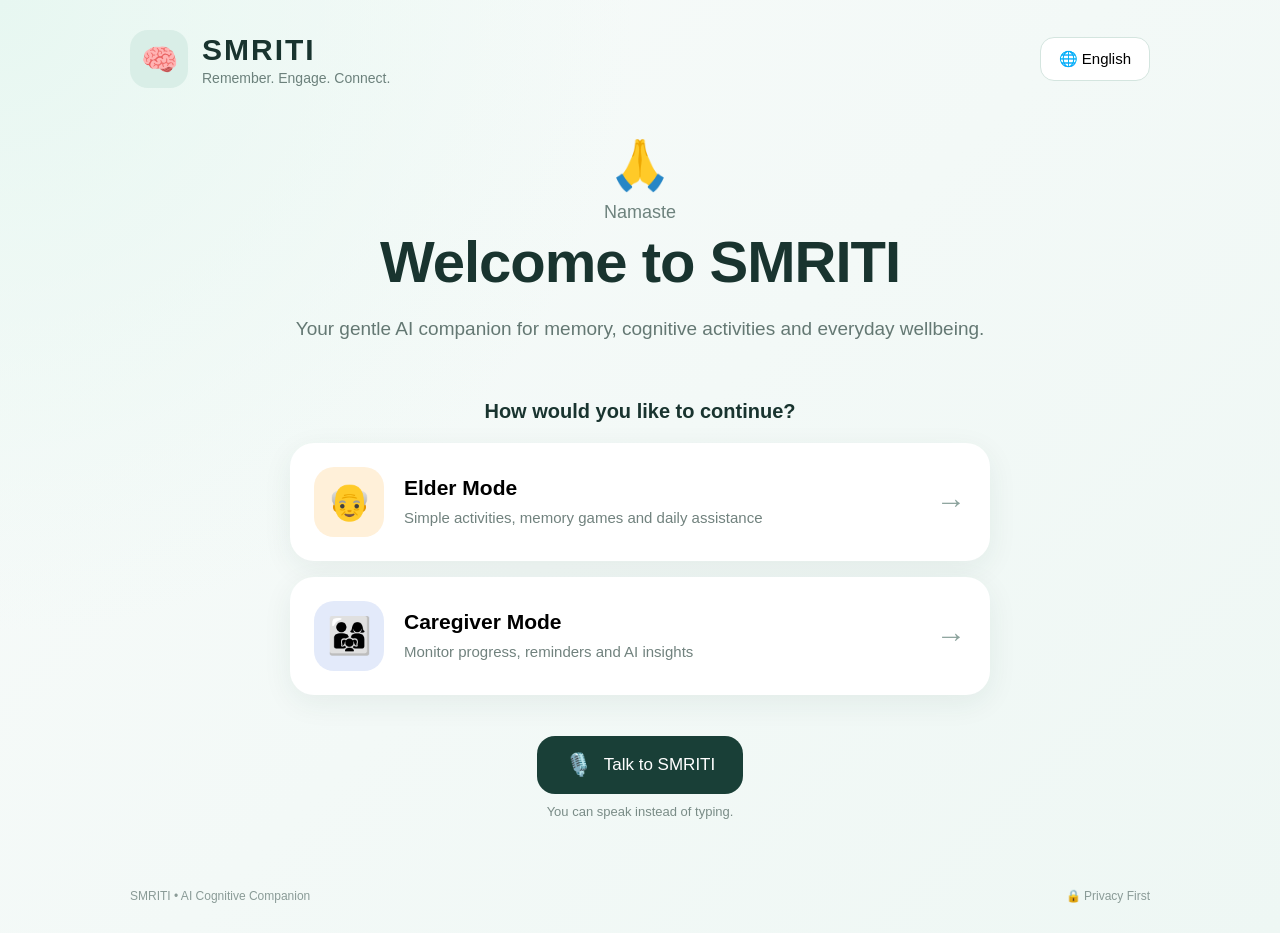
<file: frontend/index.html>
<!DOCTYPE html>
<html lang="en">

<head>
    <meta charset="UTF-8">
    <meta name="viewport" content="width=device-width, initial-scale=1.0">

    <title>SMRITI — Cognitive Companion</title>

    <link rel="stylesheet" href="style.css">
</head>

<body>

    <main class="app">

        <!-- Header -->
        <header class="topbar">

            <div class="brand">
                <div class="brand-icon">🧠</div>

                <div>
                    <h1>SMRITI</h1>
                    <p>Remember. Engage. Connect.</p>
                </div>
            </div>

            <button class="language-btn" onclick="toggleLanguage()">
                🌐 English
            </button>

        </header>


        <!-- Welcome Section -->
        <section class="welcome">

            <div class="welcome-content">

                <div class="greeting-icon">
                    🙏
                </div>

                <p class="greeting">
                    Namaste
                </p>

                <h2>
                    Welcome to SMRITI
                </h2>

                <p class="subtitle">
                    Your gentle AI companion for memory,
                    cognitive activities and everyday wellbeing.
                </p>

            </div>

        </section>


        <!-- Mode Selection -->
        <section class="modes">

            <h3>
                How would you like to continue?
            </h3>


            <button class="mode-card elder" onclick="openElderMode()">

                <div class="mode-icon">
                    👴
                </div>

                <div class="mode-text">
                    <strong>Elder Mode</strong>

                    <span>
                        Simple activities, memory games
                        and daily assistance
                    </span>
                </div>

                <div class="arrow">
                    →
                </div>

            </button>


            <button class="mode-card caregiver" onclick="openCaregiverMode()">

                <div class="mode-icon">
                    👨‍👩‍👧
                </div>

                <div class="mode-text">
                    <strong>Caregiver Mode</strong>

                    <span>
                        Monitor progress, reminders
                        and AI insights
                    </span>
                </div>

                <div class="arrow">
                    →
                </div>

            </button>

        </section>


        <!-- Voice -->
        <section class="voice-section">

            <button
                class="voice-button"
                onclick="startVoice()"
                aria-label="Start voice assistant">

                <span class="mic">
                    🎙️
                </span>

                <span>
                    Talk to SMRITI
                </span>

            </button>

            <p>
                You can speak instead of typing.
            </p>

        </section>


        <!-- Footer -->
        <footer>

            <span>
                SMRITI • AI Cognitive Companion
            </span>

            <span>
                🔒 Privacy First
            </span>

        </footer>

    </main>


    <script src="app.js"></script>

</body>

</html>
</file>
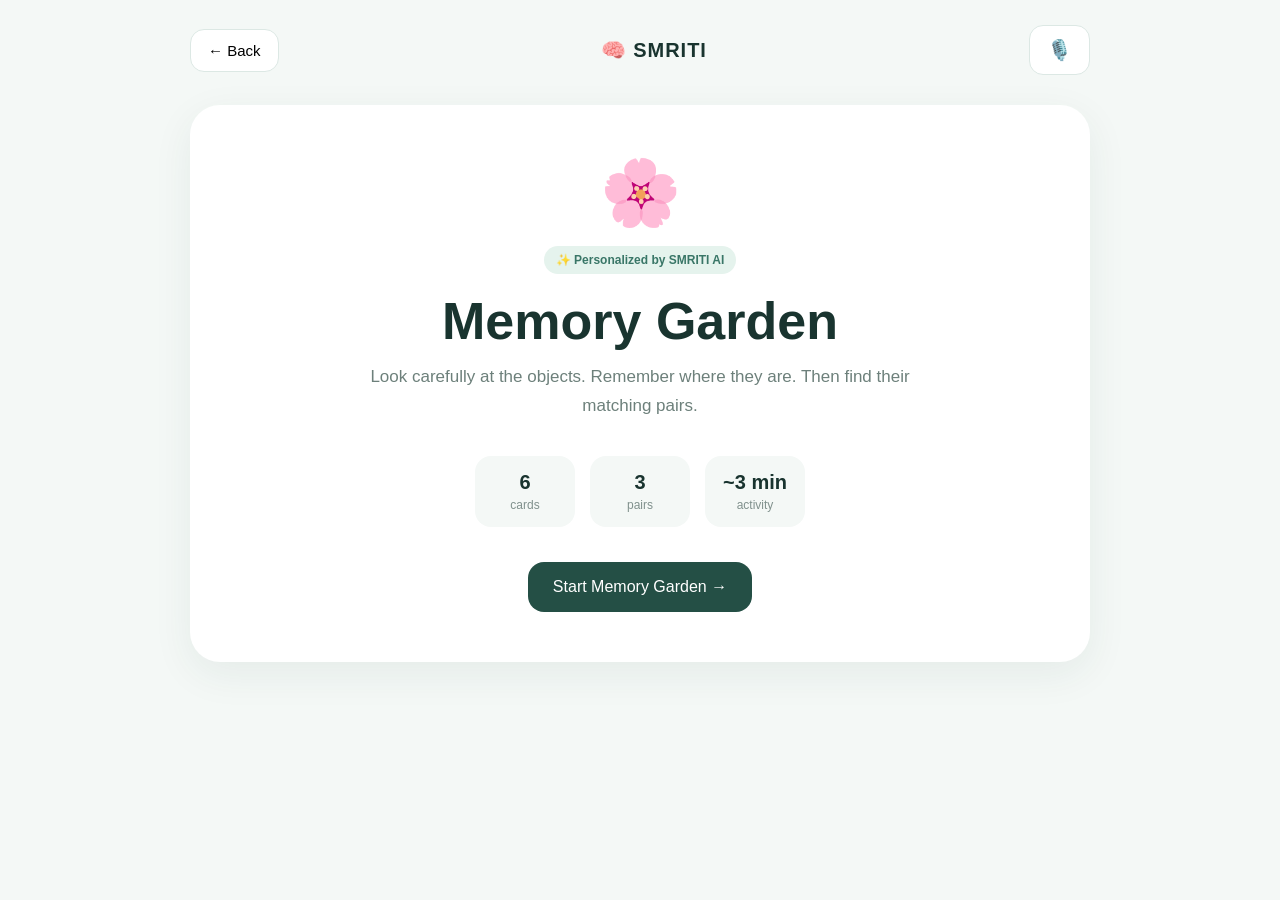
<file: frontend/memory.html>
<!DOCTYPE html>
<html lang="en">

<head>

    <meta charset="UTF-8">

    <meta
        name="viewport"
        content="width=device-width, initial-scale=1.0"
    >

    <title>SMRITI — Memory Garden</title>

    <link rel="stylesheet" href="memory.css">

</head>

<body>

<main class="game-page">

    <!-- HEADER -->

    <header class="game-header">

        <button
            class="back-button"
            onclick="goBack()"
        >
            ← Back
        </button>

        <div class="game-brand">
            🧠 <strong>SMRITI</strong>
        </div>

        <button
            class="voice-button"
            onclick="speakInstructions()"
        >
            🎙️
        </button>

    </header>


    <!-- INTRO SCREEN -->

    <section
        class="intro"
        id="introScreen"
    >

        <div class="garden-icon">
            🌸
        </div>

        <span class="ai-badge">
            ✨ Personalized by SMRITI AI
        </span>

        <h1>
            Memory Garden
        </h1>

        <p>
            Look carefully at the objects.
            Remember where they are.
            Then find their matching pairs.
        </p>

        <div class="game-info">

            <div>
                <strong id="cardCount">
                    6
                </strong>
                <span>cards</span>
            </div>

            <div>
                <strong id="pairCount">
                    3
                </strong>
                <span>pairs</span>
            </div>

            <div>
                <strong>~3 min</strong>
                <span>activity</span>
            </div>

        </div>

        <button
            class="start-button"
            onclick="startGame()"
        >
            Start Memory Garden →
        </button>

    </section>


    <!-- GAME SCREEN -->

    <section
        class="game-screen hidden"
        id="gameScreen"
    >

        <div class="game-top">

            <div>

                <span>
                    Memory Garden
                </span>

                <h2>
                    Find the matching pairs
                </h2>

            </div>


            <div class="game-stats">

                <div>

                    <small>
                        Time
                    </small>

                    <strong id="timer">
                        00:00
                    </strong>

                </div>

                <div>

                    <small>
                        Moves
                    </small>

                    <strong id="moves">
                        0
                    </strong>

                </div>

            </div>

        </div>


        <div
            class="instruction"
            id="instruction"
        >
            Remember the cards...
        </div>


        <!-- CARDS WILL COME HERE -->

        <div
            class="memory-grid"
            id="memoryGrid"
        ></div>


        <div class="game-help">

            💡 Take your time.
            There is no need to hurry.

        </div>

    </section>


    <!-- RESULT SCREEN -->

    <section
        class="result-screen hidden"
        id="resultScreen"
    >

        <div class="result-icon">
            🌟
        </div>

        <span class="completed-label">
            Activity completed
        </span>

        <h1>
            Wonderful work!
        </h1>

        <p>
            You completed today's Memory Garden activity.
        </p>


        <div class="score-card">

            <div>

                <strong id="finalScore">
                    0
                </strong>

                <span>
                    Memory Score
                </span>

            </div>


            <div>

                <strong id="finalAccuracy">
                    0%
                </strong>

                <span>
                    Accuracy
                </span>

            </div>


            <div>

                <strong id="finalTime">
                    0s
                </strong>

                <span>
                    Time
                </span>

            </div>

        </div>


        <div class="ai-result">

            <div class="ai-result-icon">
                ✨
            </div>

            <div>

                <span>
                    SMRITI AI
                </span>

                <h3 id="aiMessage">
                    Great work!
                </h3>

                <p id="aiRecommendation">
                    SMRITI will personalize your next activity.
                </p>

            </div>

        </div>


        <button
            class="continue-button"
            onclick="goHome()"
        >
            Continue to My Day →
        </button>

    </section>

</main>


<!-- IMPORTANT: cache bust -->

<script src="memory.js?v=3"></script>

</body>

</html>
</file>
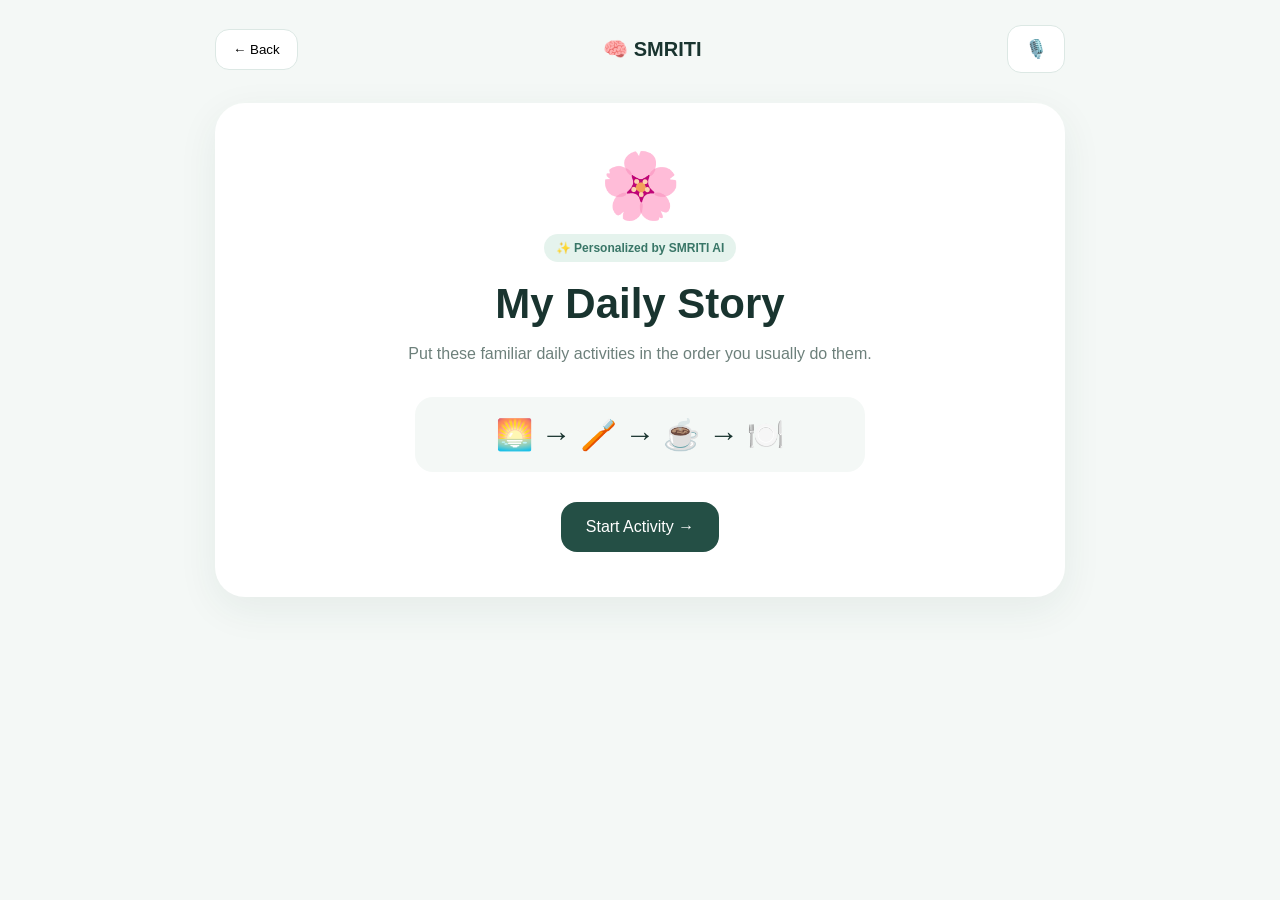
<file: frontend/routine.html>
<!DOCTYPE html>
<html lang="en">

<head>

    <meta charset="UTF-8">

    <meta
        name="viewport"
        content="width=device-width, initial-scale=1.0"
    >

    <title>SMRITI — My Daily Story</title>

    <link
        rel="stylesheet"
        href="routine.css"
    >

</head>

<body>

<main class="routine-page">

    <header class="routine-header">

        <button
            onclick="goBack()"
            class="back-button"
        >
            ← Back
        </button>

        <div class="brand">
            🧠 <strong>SMRITI</strong>
        </div>

        <button
            onclick="speakInstructions()"
            class="voice-button"
        >
            🎙️
        </button>

    </header>


    <!-- INTRO -->

    <section
        id="introScreen"
        class="intro"
    >

        <div class="icon">
            🌸
        </div>

        <span class="ai-badge">
            ✨ Personalized by SMRITI AI
        </span>

        <h1>
            My Daily Story
        </h1>

        <p>
            Put these familiar daily activities
            in the order you usually do them.
        </p>

        <div class="example">
            🌅 → 🪥 → ☕ → 🍽️
        </div>

        <button
            onclick="startGame()"
            class="start-button"
        >
            Start Activity →
        </button>

    </section>


    <!-- GAME -->

    <section
        id="gameScreen"
        class="game-screen hidden"
    >

        <div class="game-top">

            <div>

                <span>My Daily Story</span>

                <h2>
                    Arrange your morning
                </h2>

            </div>

            <div class="timer-box">

                <small>
                    Time
                </small>

                <strong id="timer">
                    00:00
                </strong>

            </div>

        </div>


        <div
            id="message"
            class="message"
        >
            Choose the activity that comes first.
        </div>


        <div
            id="routineGrid"
            class="routine-grid"
        ></div>


        <div class="help">
            💡 Think about what you normally do.
        </div>

    </section>


    <!-- RESULT -->

    <section
        id="resultScreen"
        class="result-screen hidden"
    >

        <div class="result-icon">
            🌟
        </div>

        <span class="completed">
            Activity completed
        </span>

        <h1>
            Wonderful work!
        </h1>

        <p>
            You completed your daily routine activity.
        </p>


        <div class="score-card">

            <div>

                <strong id="finalScore">
                    0
                </strong>

                <span>
                    Score
                </span>

            </div>


            <div>

                <strong id="finalAccuracy">
                    0%
                </strong>

                <span>
                    Accuracy
                </span>

            </div>


            <div>

                <strong id="finalTime">
                    0s
                </strong>

                <span>
                    Time
                </span>

            </div>

        </div>


        <div class="ai-result">

            <div>
                ✨
            </div>

            <div>

                <span>
                    SMRITI AI
                </span>

                <h3 id="aiMessage">
                    Analyzing your performance...
                </h3>

                <p id="aiRecommendation">
                    Your next activity will be personalized.
                </p>

            </div>

        </div>


        <button
            onclick="goHome()"
            class="continue-button"
        >
            Continue to My Day →
        </button>

    </section>

</main>

<script src="routine.js"></script>

</body>

</html>
</file>
<file: frontend/style.css>
* {
    box-sizing: border-box;
    margin: 0;
    padding: 0;
}

body {
    font-family: "Segoe UI", Arial, sans-serif;

    background:
        radial-gradient(
            circle at top left,
            #e7f7f1,
            transparent 40%
        ),
        linear-gradient(
            135deg,
            #f8fbfa,
            #eef7f4
        );

    min-height: 100vh;

    color: #19342f;
}


.app {
    width: min(100%, 1100px);

    margin: auto;

    min-height: 100vh;

    padding: 30px 40px;

    display: flex;

    flex-direction: column;
}


/* ---------------- HEADER ---------------- */

.topbar {

    display: flex;

    justify-content: space-between;

    align-items: center;

    margin-bottom: 50px;
}


.brand {

    display: flex;

    align-items: center;

    gap: 14px;
}


.brand-icon {

    width: 58px;
    height: 58px;

    border-radius: 18px;

    background: #d9eee7;

    display: flex;

    align-items: center;

    justify-content: center;

    font-size: 30px;
}


.brand h1 {

    font-size: 30px;

    letter-spacing: 2px;
}


.brand p {

    color: #6c817c;

    font-size: 14px;

    margin-top: 3px;
}


.language-btn {

    border: 1px solid #d4e5df;

    background: white;

    padding: 12px 18px;

    border-radius: 14px;

    font-size: 15px;

    cursor: pointer;

    transition: 0.2s;
}


.language-btn:hover {

    transform: translateY(-2px);

    box-shadow: 0 6px 20px rgba(0,0,0,0.06);
}


/* ---------------- WELCOME ---------------- */

.welcome {

    text-align: center;

    max-width: 720px;

    margin: auto;

}


.greeting-icon {

    font-size: 48px;

    margin-bottom: 8px;
}


.greeting {

    color: #6d827d;

    font-size: 18px;

    margin-bottom: 5px;
}


.welcome h2 {

    font-size: clamp(36px, 6vw, 58px);

    letter-spacing: -1px;

    margin-bottom: 18px;
}


.subtitle {

    font-size: 19px;

    line-height: 1.7;

    color: #647873;
}


/* ---------------- MODES ---------------- */

.modes {

    width: min(100%, 700px);

    margin: 55px auto 0;
}


.modes h3 {

    text-align: center;

    font-size: 20px;

    margin-bottom: 20px;
}


.mode-card {

    width: 100%;

    border: none;

    background: white;

    border-radius: 24px;

    padding: 24px;

    margin-bottom: 16px;

    display: flex;

    align-items: center;

    gap: 20px;

    text-align: left;

    cursor: pointer;

    box-shadow:
        0 8px 30px rgba(35, 72, 62, 0.07);

    transition:
        transform 0.2s,
        box-shadow 0.2s;
}


.mode-card:hover {

    transform: translateY(-4px);

    box-shadow:
        0 15px 35px rgba(35, 72, 62, 0.12);
}


.mode-icon {

    width: 70px;
    height: 70px;

    border-radius: 20px;

    display: flex;

    align-items: center;

    justify-content: center;

    font-size: 36px;

    flex-shrink: 0;
}


.elder .mode-icon {

    background: #fff0d9;
}


.caregiver .mode-icon {

    background: #e3eafa;
}


.mode-text {

    flex: 1;

    display: flex;

    flex-direction: column;

    gap: 7px;
}


.mode-text strong {

    font-size: 21px;
}


.mode-text span {

    color: #71827e;

    font-size: 15px;

    line-height: 1.5;
}


.arrow {

    font-size: 30px;

    color: #8ba29c;
}


/* ---------------- VOICE ---------------- */

.voice-section {

    text-align: center;

    margin: 25px auto 40px;
}


.voice-button {

    border: none;

    background: #193f37;

    color: white;

    padding: 16px 28px;

    border-radius: 18px;

    font-size: 17px;

    display: inline-flex;

    align-items: center;

    gap: 12px;

    cursor: pointer;

    transition: 0.2s;
}


.voice-button:hover {

    transform: translateY(-2px);

    box-shadow:
        0 10px 25px rgba(25, 63, 55, 0.2);
}


.mic {

    font-size: 22px;
}


.voice-section p {

    color: #7a8c87;

    margin-top: 10px;

    font-size: 13px;
}


/* ---------------- FOOTER ---------------- */

footer {

    margin-top: auto;

    padding-top: 30px;

    display: flex;

    justify-content: space-between;

    color: #8a9b97;

    font-size: 12px;
}


/* ---------------- MOBILE ---------------- */

@media (max-width: 650px) {

    .app {

        padding: 20px;
    }

    .topbar {

        margin-bottom: 30px;
    }

    .brand h1 {

        font-size: 24px;
    }

    .brand-icon {

        width: 48px;
        height: 48px;

        font-size: 25px;
    }

    .language-btn {

        padding: 10px;
    }

    .subtitle {

        font-size: 16px;
    }

    .mode-card {

        padding: 18px;
    }

    .mode-icon {

        width: 58px;
        height: 58px;

        font-size: 30px;
    }

    footer {

        flex-direction: column;

        gap: 8px;

        text-align: center;
    }
}
</file>
<file: frontend/memory.css>
* {
    box-sizing: border-box;
    margin: 0;
    padding: 0;
}


body {
    font-family: "Segoe UI", Arial, sans-serif;
    background: #f4f8f6;
    color: #19342f;
    min-height: 100vh;
}


.game-page {
    width: min(950px, 100%);
    margin: auto;
    padding: 25px;
}


/* =========================
   HEADER
========================= */

.game-header {

    display: flex;
    align-items: center;
    justify-content: space-between;

    margin-bottom: 30px;
}


.back-button,
.voice-button {

    border: 1px solid #dce8e4;

    background: white;

    border-radius: 14px;

    padding: 12px 17px;

    cursor: pointer;

    font-size: 15px;
}


.voice-button {
    font-size: 20px;
}


.game-brand {

    font-size: 20px;

    letter-spacing: 1px;
}


/* =========================
   INTRO
========================= */

.intro {

    background: white;

    border-radius: 30px;

    padding: 50px 30px;

    text-align: center;

    box-shadow:
        0 12px 40px
        rgba(30,70,60,.07);
}


.garden-icon {

    font-size: 65px;

    margin-bottom: 15px;
}


.ai-badge {

    display: inline-block;

    background: #e5f3ed;

    color: #397667;

    border-radius: 20px;

    padding: 7px 12px;

    font-size: 12px;

    font-weight: 600;
}


.intro h1 {

    font-size: clamp(36px, 6vw, 52px);

    margin: 17px 0 12px;
}


.intro > p {

    max-width: 570px;

    margin: auto;

    color: #6d807b;

    line-height: 1.7;

    font-size: 17px;
}


/* =========================
   GAME INFO
========================= */

.game-info {

    display: flex;

    justify-content: center;

    gap: 15px;

    margin: 35px 0;
}


.game-info div {

    min-width: 100px;

    padding: 15px;

    background: #f4f8f6;

    border-radius: 16px;
}


.game-info strong,
.game-info span {

    display: block;
}


.game-info strong {

    font-size: 20px;
}


.game-info span {

    margin-top: 4px;

    color: #80918d;

    font-size: 12px;
}


/* =========================
   BUTTONS
========================= */

.start-button,
.continue-button {

    border: none;

    background: #244f45;

    color: white;

    padding: 16px 25px;

    border-radius: 16px;

    font-size: 16px;

    cursor: pointer;
}


/* =========================
   GAME
========================= */

.game-screen {

    background: white;

    border-radius: 30px;

    padding: 30px;

    box-shadow:
        0 12px 40px
        rgba(30,70,60,.06);
}


.game-top {

    display: flex;

    justify-content: space-between;

    align-items: center;
}


.game-top > div:first-child > span {

    color: #5d8b7d;

    font-size: 12px;

    font-weight: 600;
}


.game-top h2 {

    margin-top: 5px;

    font-size: 24px;
}


.game-stats {

    display: flex;

    gap: 20px;
}


.game-stats div {

    text-align: center;
}


.game-stats small,
.game-stats strong {

    display: block;
}


.game-stats small {

    color: #83928e;

    font-size: 11px;
}


.game-stats strong {

    margin-top: 3px;
}


.instruction {

    text-align: center;

    margin: 25px 0;

    color: #668079;

    font-size: 15px;
}


/* =========================
   MEMORY GRID
========================= */

.memory-grid {

    display: grid;

    grid-template-columns:
        repeat(5, 120px);

    justify-content: center;

    gap: 15px;

    margin: 20px auto;

    perspective: 1000px;
}


/* CARD */

.card {

    width: 120px;

    height: 135px;

    border: none;

    background: transparent;

    cursor: pointer;

    perspective: 700px;
}


.card-inner {

    width: 100%;

    height: 100%;

    position: relative;

    transition:
        transform .45s;

    transform-style:
        preserve-3d;
}


.card.flipped .card-inner,
.card.matched .card-inner {

    transform:
        rotateY(180deg);
}


/* CARD FRONT/BACK */

.card-front,
.card-back {

    position: absolute;

    inset: 0;

    backface-visibility:
        hidden;

    border-radius: 22px;

    display: flex;

    align-items: center;

    justify-content: center;
}


.card-front {

    background: #dcefe8;

    border:
        2px solid #cce5dc;

    font-size: 28px;
}


.card-back {

    background: white;

    border:
        2px solid #dce8e4;

    transform:
        rotateY(180deg);

    font-size: 45px;
}


.card.matched .card-back {

    background: #e7f5ee;

    border-color: #9dceb9;
}


/* =========================
   HELP
========================= */

.game-help {

    text-align: center;

    margin-top: 25px;

    color: #899792;

    font-size: 13px;
}


/* =========================
   RESULT
========================= */

.result-screen {

    background: white;

    border-radius: 30px;

    padding: 50px 30px;

    text-align: center;

    box-shadow:
        0 12px 40px
        rgba(30,70,60,.07);
}


.result-icon {

    font-size: 65px;
}


.completed-label {

    display: inline-block;

    margin-top: 10px;

    color: #428274;

    font-size: 12px;

    font-weight: bold;
}


.result-screen h1 {

    font-size: 40px;

    margin: 10px 0;
}


.result-screen > p {

    color: #71827e;
}


/* =========================
   SCORE
========================= */

.score-card {

    max-width: 600px;

    margin: 30px auto;

    display: grid;

    grid-template-columns:
        repeat(3, 1fr);

    gap: 12px;
}


.score-card div {

    background: #f4f8f6;

    border-radius: 18px;

    padding: 18px;
}


.score-card strong,
.score-card span {

    display: block;
}


.score-card strong {

    font-size: 28px;

    color: #286b5d;
}


.score-card span {

    margin-top: 5px;

    color: #7d8d89;

    font-size: 12px;
}


/* =========================
   AI RESULT
========================= */

.ai-result {

    max-width: 650px;

    margin: 25px auto 30px;

    padding: 22px;

    background: #e9f5f0;

    border:
        1px solid #d4eae1;

    border-radius: 20px;

    display: flex;

    text-align: left;

    gap: 15px;
}


.ai-result-icon {

    font-size: 25px;
}


.ai-result span {

    color: #438274;

    font-size: 10px;

    font-weight: bold;

    letter-spacing: 1px;
}


.ai-result h3 {

    margin: 5px 0;

    font-size: 17px;
}


.ai-result p {

    color: #637873;

    font-size: 13px;

    line-height: 1.5;
}


/* =========================
   HIDDEN
========================= */

.hidden {

    display: none !important;
}


/* =========================
   MOBILE
========================= */

@media (max-width: 750px) {

    .memory-grid {

        grid-template-columns:
            repeat(3, 90px);

        gap: 10px;
    }


    .card {

        width: 90px;

        height: 105px;
    }


    .card-back {

        font-size: 35px;
    }

}


@media (max-width: 600px) {

    .game-page {

        padding: 18px 15px;
    }


    .intro {

        padding: 40px 20px;
    }


    .game-info {

        gap: 7px;
    }


    .game-info div {

        min-width: 85px;
    }


    .game-screen {

        padding: 20px 15px;
    }


    .game-top h2 {

        font-size: 18px;
    }


    .game-stats {

        gap: 8px;
    }


    .score-card {

        grid-template-columns: 1fr;
    }

}
</file>
<file: frontend/routine.css>
* {
    box-sizing: border-box;
    margin: 0;
    padding: 0;
}

body {
    font-family: "Segoe UI", Arial, sans-serif;
    background: #f4f8f6;
    color: #19342f;
}

.routine-page {
    width: min(900px, 100%);
    margin: auto;
    padding: 25px;
}

.routine-header {
    display: flex;
    justify-content: space-between;
    align-items: center;
    margin-bottom: 30px;
}

.back-button,
.voice-button {
    border: 1px solid #dce8e4;
    background: white;
    border-radius: 14px;
    padding: 12px 17px;
    cursor: pointer;
}

.voice-button {
    font-size: 18px;
}

.brand {
    font-size: 20px;
}

.intro,
.game-screen,
.result-screen {
    background: white;
    border-radius: 30px;
    padding: 45px 25px;
    text-align: center;
    box-shadow: 0 12px 40px rgba(30,70,60,.07);
}

.icon,
.result-icon {
    font-size: 65px;
}

.ai-badge {
    display: inline-block;
    margin-top: 10px;
    background: #e5f3ed;
    color: #397667;
    padding: 7px 12px;
    border-radius: 20px;
    font-size: 12px;
    font-weight: 600;
}

.intro h1 {
    font-size: 42px;
    margin: 18px 0 12px;
}

.intro p {
    max-width: 550px;
    margin: auto;
    color: #6d807b;
    line-height: 1.7;
}

.example {
    margin: 30px auto;
    padding: 20px;
    max-width: 450px;
    background: #f4f8f6;
    border-radius: 18px;
    font-size: 30px;
}

.start-button,
.continue-button {
    border: none;
    background: #244f45;
    color: white;
    padding: 16px 25px;
    border-radius: 16px;
    font-size: 16px;
    cursor: pointer;
}

.game-top {
    display: flex;
    justify-content: space-between;
    align-items: center;
}

.game-top span {
    color: #5d8b7d;
    font-size: 12px;
}

.game-top h2 {
    margin-top: 5px;
}

.timer-box small,
.timer-box strong {
    display: block;
}

.timer-box small {
    color: #83928e;
}

.message {
    margin: 30px 0;
    color: #668079;
}

.routine-grid {
    display: grid;
    grid-template-columns: repeat(2, 1fr);
    gap: 15px;
    max-width: 600px;
    margin: auto;
}

.routine-card {
    border: 2px solid #dce8e4;
    background: white;
    border-radius: 20px;
    padding: 25px;
    cursor: pointer;
    font-size: 18px;
}

.routine-card:hover {
    background: #f4f8f6;
}

.routine-card .emoji {
    display: block;
    font-size: 40px;
    margin-bottom: 10px;
}

.routine-card.selected {
    border-color: #6aa995;
    background: #e9f5f0;
}

.help {
    margin-top: 25px;
    color: #899792;
    font-size: 13px;
}

.score-card {
    max-width: 600px;
    margin: 30px auto;
    display: grid;
    grid-template-columns: repeat(3, 1fr);
    gap: 12px;
}

.score-card div {
    background: #f4f8f6;
    border-radius: 18px;
    padding: 18px;
}

.score-card strong,
.score-card span {
    display: block;
}

.score-card strong {
    font-size: 28px;
    color: #286b5d;
}

.score-card span {
    margin-top: 5px;
    color: #7d8d89;
    font-size: 12px;
}

.ai-result {
    max-width: 650px;
    margin: 25px auto;
    padding: 22px;
    background: #e9f5f0;
    border-radius: 20px;
    display: flex;
    gap: 15px;
    text-align: left;
}

.ai-result span {
    color: #438274;
    font-size: 10px;
    font-weight: bold;
}

.ai-result h3 {
    margin: 5px 0;
}

.ai-result p {
    color: #637873;
    font-size: 13px;
}

.hidden {
    display: none;
}

@media(max-width:600px) {

    .routine-page {
        padding: 18px 15px;
    }

    .intro h1 {
        font-size: 34px;
    }

    .routine-grid {
        grid-template-columns: 1fr;
    }

    .score-card {
        grid-template-columns: 1fr;
    }
}
</file>
